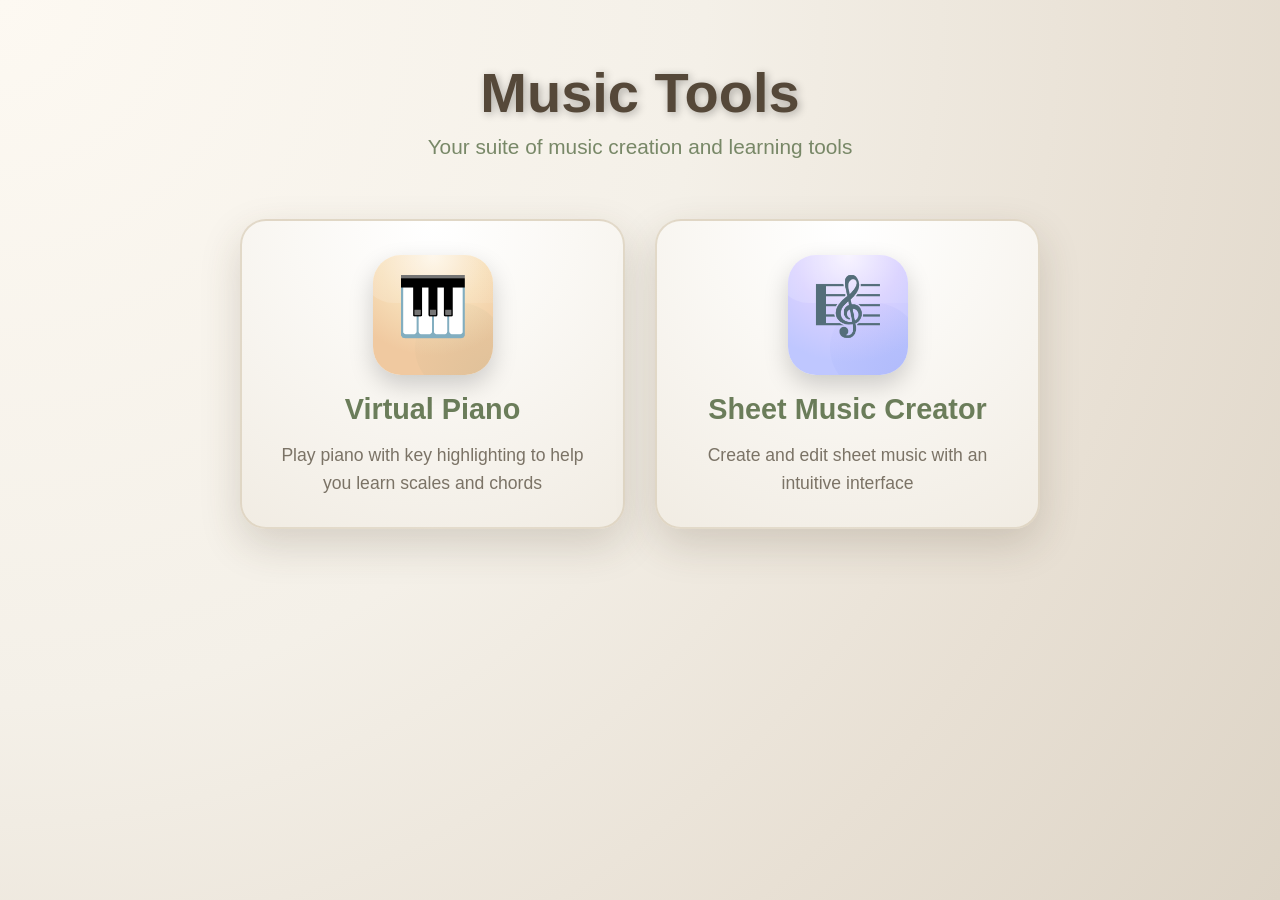
<file: index.html>
<!DOCTYPE html>
<html lang="en">
<head>
    <meta charset="UTF-8">
    <meta name="viewport" content="width=device-width, initial-scale=1.0">
    <title>Music Tools - Home</title>
    <link rel="icon" type="image/svg+xml" href="favicon.svg">
    <link rel="stylesheet" href="home.css">
</head>
<body>
    <div class="container">
        <header>
            <h1>Music Tools</h1>
            <p class="subtitle">Your suite of music creation and learning tools</p>
        </header>
        
        <div class="apps-grid">
            <a href="piano.html" class="app-card piano-app">
                <div class="app-artwork">
                    <div class="app-icon">🎹</div>
                </div>
                <h2>Virtual Piano</h2>
                <p>Play piano with key highlighting to help you learn scales and chords</p>
            </a>
            
            <a href="sheet-music.html" class="app-card sheet-app">
                <div class="app-artwork">
                    <div class="app-icon">🎼</div>
                </div>
                <h2>Sheet Music Creator</h2>
                <p>Create and edit sheet music with an intuitive interface</p>
            </a>
        </div>
    </div>
</body>
</html>
</file>
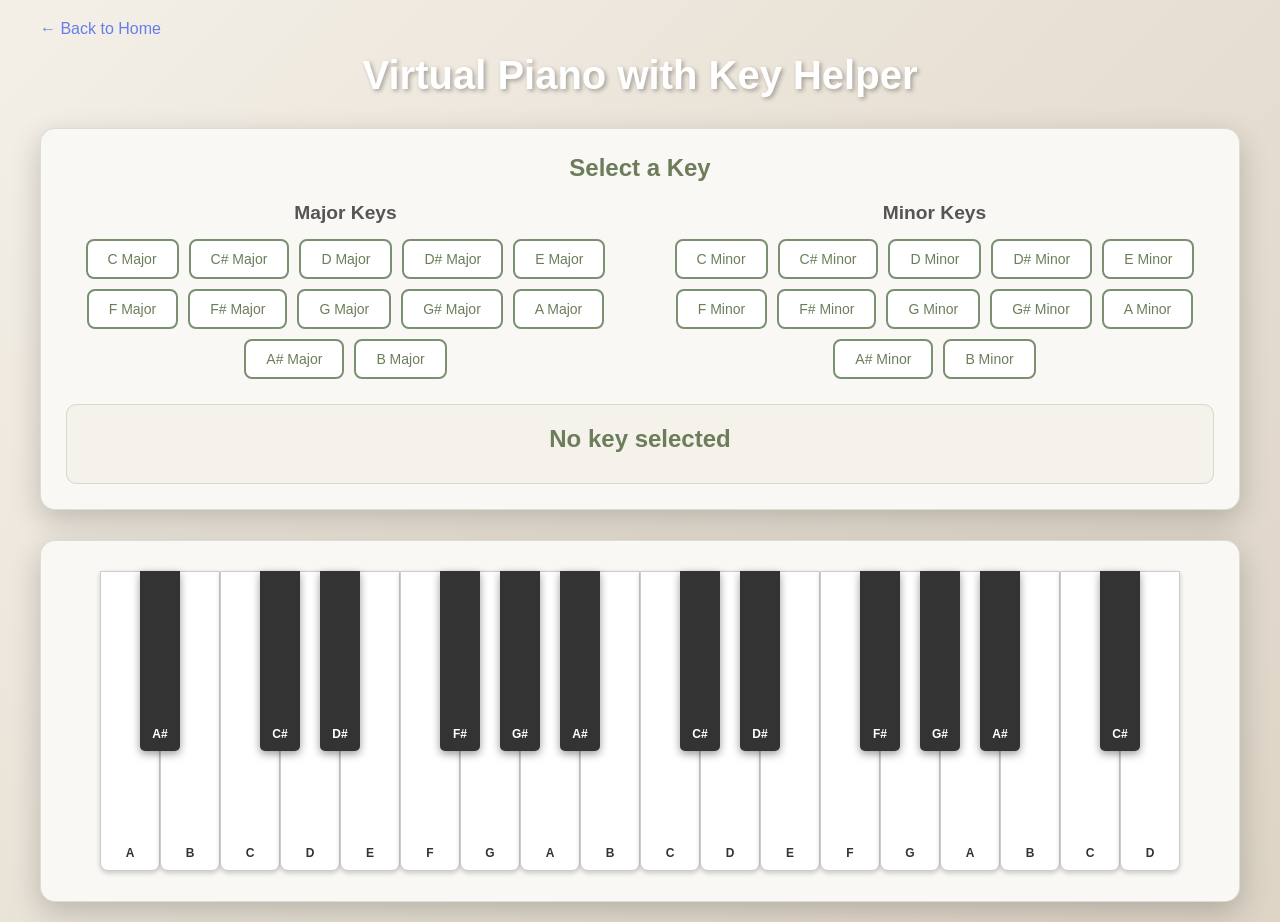
<file: piano.html>
<!DOCTYPE html>
<html lang="en">
<head>
    <meta charset="UTF-8">
    <meta name="viewport" content="width=device-width, initial-scale=1.0">
    <title>Virtual Piano - Key Helper</title>
    <link rel="icon" type="image/svg+xml" href="favicon.svg">
    <link rel="stylesheet" href="piano.css">
</head>
<body>
    <div class="container">
        <header>
            <a href="index.html" class="back-link">← Back to Home</a>
            <h1>Virtual Piano with Key Helper</h1>
        </header>
        
        <div class="key-selector-section">
            <h2>Select a Key</h2>
            <div class="key-buttons">
                <div class="major-keys">
                    <h3>Major Keys</h3>
                    <div class="button-group">
                        <button class="key-btn" data-key="C">C Major</button>
                        <button class="key-btn" data-key="C#">C# Major</button>
                        <button class="key-btn" data-key="D">D Major</button>
                        <button class="key-btn" data-key="D#">D# Major</button>
                        <button class="key-btn" data-key="E">E Major</button>
                        <button class="key-btn" data-key="F">F Major</button>
                        <button class="key-btn" data-key="F#">F# Major</button>
                        <button class="key-btn" data-key="G">G Major</button>
                        <button class="key-btn" data-key="G#">G# Major</button>
                        <button class="key-btn" data-key="A">A Major</button>
                        <button class="key-btn" data-key="A#">A# Major</button>
                        <button class="key-btn" data-key="B">B Major</button>
                    </div>
                </div>
                <div class="minor-keys">
                    <h3>Minor Keys</h3>
                    <div class="button-group">
                        <button class="key-btn" data-key="Cm">C Minor</button>
                        <button class="key-btn" data-key="C#m">C# Minor</button>
                        <button class="key-btn" data-key="Dm">D Minor</button>
                        <button class="key-btn" data-key="D#m">D# Minor</button>
                        <button class="key-btn" data-key="Em">E Minor</button>
                        <button class="key-btn" data-key="Fm">F Minor</button>
                        <button class="key-btn" data-key="F#m">F# Minor</button>
                        <button class="key-btn" data-key="Gm">G Minor</button>
                        <button class="key-btn" data-key="G#m">G# Minor</button>
                        <button class="key-btn" data-key="Am">A Minor</button>
                        <button class="key-btn" data-key="A#m">A# Minor</button>
                        <button class="key-btn" data-key="Bm">B Minor</button>
                    </div>
                </div>
            </div>
            <div class="selected-key-display">
                <p id="selected-key-text">No key selected</p>
                <p id="key-notes-text"></p>
            </div>
        </div>

        <div class="piano-container">
            <div class="piano" id="piano">
                <!-- Piano keys will be generated by JavaScript -->
            </div>
        </div>
    </div>

    <script src="piano.js"></script>
</body>
</html>
</file>
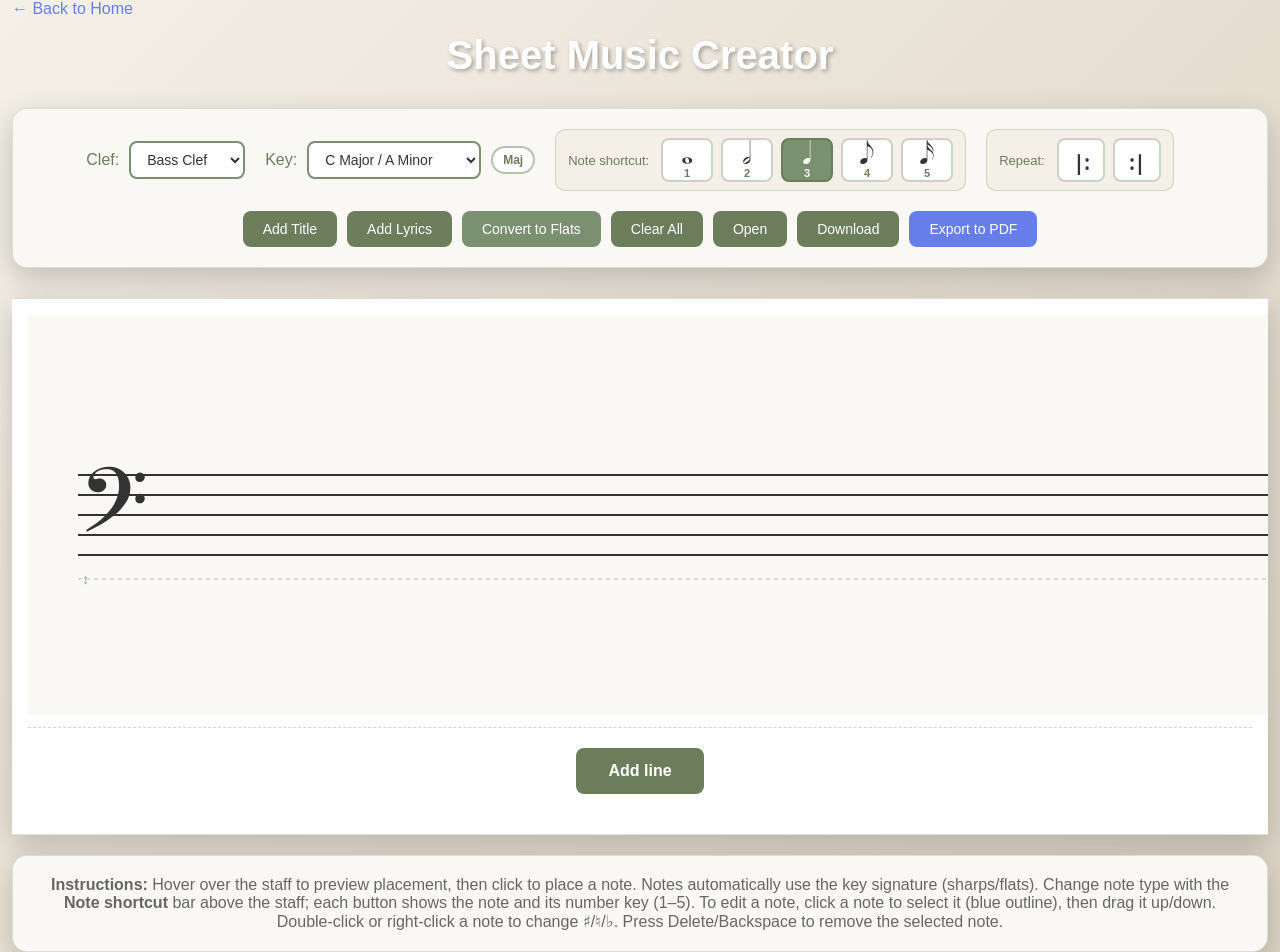
<file: sheet-music.html>
<!DOCTYPE html>
<html lang="en">
<head>
    <meta charset="UTF-8">
    <meta name="viewport" content="width=device-width, initial-scale=1.0">
    <title>Sheet Music Creator</title>
    <link rel="icon" type="image/svg+xml" href="favicon.svg">
    <link rel="stylesheet" href="sheet-music.css">
    <link href="https://fonts.googleapis.com/css2?family=Noto+Music&display=swap" rel="stylesheet">
</head>
<body>
    <div class="container">
        <header>
            <a href="index.html" class="back-link">← Back to Home</a>
            <h1>Sheet Music Creator</h1>
        </header>
        
        <div class="toolbar">
            <div class="toolbar-section">
                <label for="clef-select">Clef:</label>
                <select id="clef-select">
                    <option value="bass" selected>Bass Clef</option>
                    <option value="treble">Treble Clef</option>
                </select>
            </div>
            
            <div class="toolbar-section">
                <label for="key-select">Key:</label>
                <select id="key-select">
                    <option value="C">C Major / A Minor</option>
                    <option value="G">G Major / E Minor</option>
                    <option value="D">D Major / B Minor</option>
                    <option value="A">A Major / F# Minor</option>
                    <option value="E">E Major / C# Minor</option>
                    <option value="B">B Major / G# Minor</option>
                    <option value="F#">F# Major / D# Minor</option>
                    <option value="C#">C# Major / A# Minor</option>
                    <option value="F">F Major / D Minor</option>
                    <option value="Bb">Bb Major / G Minor</option>
                    <option value="Eb">Eb Major / C Minor</option>
                    <option value="Ab">Ab Major / F Minor</option>
                    <option value="Db">Db Major / Bb Minor</option>
                    <option value="Gb">Gb Major / Eb Minor</option>
                    <option value="Cb">Cb Major / Ab Minor</option>
                </select>
                <button id="key-display-mode-btn" class="key-display-mode-btn" type="button" title="Toggle whether the title shows the major key name or the relative minor key name">
                    Maj
                </button>
            </div>

            <div class="toolbar-section">
                <div class="note-type-bar" aria-label="Note shortcut">
                    <span class="note-type-bar-label">Note shortcut:</span>
                    <button type="button" class="note-type-btn" data-duration="whole" title="Whole note"><span class="note-type-symbol" aria-hidden="true">𝅝</span><span class="note-type-key">1</span></button>
                    <button type="button" class="note-type-btn" data-duration="half" title="Half note"><span class="note-type-symbol" aria-hidden="true">𝅗𝅥</span><span class="note-type-key">2</span></button>
                    <button type="button" class="note-type-btn note-type-btn-active" data-duration="quarter" title="Quarter note"><span class="note-type-symbol" aria-hidden="true">𝅘𝅥</span><span class="note-type-key">3</span></button>
                    <button type="button" class="note-type-btn" data-duration="eighth" title="Eighth note"><span class="note-type-symbol" aria-hidden="true">𝅘𝅥𝅮</span><span class="note-type-key">4</span></button>
                    <button type="button" class="note-type-btn" data-duration="sixteenth" title="Sixteenth note"><span class="note-type-symbol" aria-hidden="true">𝅘𝅥𝅯</span><span class="note-type-key">5</span></button>
                </div>
            </div>

            <div class="toolbar-section" aria-label="Repeat signs">
                <div class="repeat-sign-bar">
                    <span class="note-type-bar-label">Repeat:</span>
                    <button type="button" class="repeat-sign-btn" data-repeat-kind="start" title="Place forward repeat (|:) — click on a staff; Esc cancels">|: </button>
                    <button type="button" class="repeat-sign-btn" data-repeat-kind="end" title="Place backward repeat (:|) — click on a staff; Esc cancels"> :|</button>
                </div>
            </div>
            
            <div class="toolbar-section">
                <!-- Edit mode removed: click notes directly to select/drag/edit -->
            </div>
            
            <div class="toolbar-section toolbar-row-start">
                <button id="add-title-btn" class="btn btn-secondary" type="button" title="Add or edit the title of the sheet music">Add Title</button>
                <button id="toggle-lyrics-btn" class="btn btn-secondary" type="button" title="Add or edit lyrics below the staff. Drag the dashed line to move the lyric line up or down.">Add Lyrics</button>
                <button id="convert-flats-btn" class="btn btn-flats-convert" type="button" title="Convert sharp notes to flat equivalents (C#→Db, D#→Eb, G#→Ab, A#→Bb, E#→F, B#→C). F# is left as F#.">Convert to Flats</button>
                <div class="clear-all-wrapper">
                    <button id="clear-btn" class="btn btn-secondary" type="button" title="Clear all notes">Clear All</button>
                    <div id="clear-confirm-tooltip" class="clear-confirm-tooltip hidden" aria-hidden="true">
                        <p class="clear-confirm-text">Are you sure?</p>
                        <div class="clear-confirm-actions">
                            <button id="clear-confirm-yes" class="btn btn-secondary" type="button">Yes</button>
                            <button id="clear-confirm-no" class="btn btn-light" type="button">No</button>
                        </div>
                    </div>
                </div>
                <button id="open-btn" class="btn btn-secondary" type="button" title="Open a previously saved song file">Open</button>
                <input type="file" id="open-file-input" accept=".json,application/json" class="hidden" aria-hidden="true">
                <button id="download-btn" class="btn btn-secondary" type="button" title="Download this song as a file to open later">Download</button>
                <button id="export-pdf-btn" class="btn btn-primary" type="button" title="Export the current sheet music to PDF">Export to PDF</button>
            </div>
        </div>
        
        <div class="sheet-music-container">
            <div class="sheet-music-canvas-wrapper">
                <canvas id="sheet-music-canvas"></canvas>
                <div id="lyrics-overlays-container" class="lyrics-overlays-container hidden" aria-hidden="true">
                    <!-- One lyrics-overlay + textarea per staff, created by JS -->
                </div>
                <div id="lyrics-line-drag-handles-container" class="lyrics-line-drag-handles-container" aria-hidden="true">
                    <!-- One .lyrics-line-drag-handle per staff, created by JS -->
                </div>
            </div>
            <div class="add-line-footer" aria-label="Add another staff">
                <button id="add-line-btn" class="btn btn-secondary" type="button" title="Add another staff line (system) below">Add line</button>
            </div>
        </div>
        
        <div id="saved-song-overlay" class="saved-song-overlay hidden" aria-hidden="true">
            <div class="saved-song-dialog" role="dialog" aria-modal="true" aria-labelledby="saved-song-title">
                <h2 id="saved-song-title">Saved song</h2>
                <p class="saved-song-text">Your work was saved in this browser. Resume to continue, or delete to remove it and start fresh. New changes save automatically.</p>
                <div class="saved-song-actions">
                    <button id="saved-song-resume-btn" class="btn btn-primary" type="button">Resume</button>
                    <button id="saved-song-delete-btn" class="btn btn-danger" type="button">Delete</button>
                </div>
            </div>
        </div>

        <div id="note-edit-overlay" class="note-edit-overlay hidden" aria-hidden="true">
            <div class="note-edit-dialog note-edit-tooltip" role="dialog" aria-modal="false" aria-labelledby="note-edit-title">
                <h2 id="note-edit-title">Edit Note</h2>
                <p class="note-edit-subtitle">Accidental:</p>
                <div class="note-edit-actions">
                    <button id="popup-sharp-btn" class="btn btn-secondary" type="button">♯</button>
                    <button id="popup-natural-btn" class="btn btn-secondary" type="button">♮</button>
                    <button id="popup-flat-btn" class="btn btn-secondary" type="button">♭</button>
                    <button id="popup-delete-btn" class="btn btn-secondary btn-danger" type="button">Delete</button>
                </div>
                <button id="popup-cancel-btn" class="btn btn-light" type="button">Close</button>
            </div>
        </div>

        <div id="title-edit-overlay" class="title-edit-overlay hidden" aria-hidden="true">
            <div class="title-edit-dialog" role="dialog" aria-modal="true" aria-labelledby="title-edit-title">
                <h2 id="title-edit-title">Sheet title</h2>
                <input id="title-edit-input" class="title-edit-input" type="text" autocomplete="off" spellcheck="false" placeholder="Enter a title" />
                <div class="title-edit-actions">
                    <button id="title-edit-save-btn" class="btn btn-primary" type="button">Save</button>
                    <button id="title-edit-cancel-btn" class="btn btn-light" type="button">Cancel</button>
                </div>
            </div>
        </div>

        <div class="instructions">
            <p><strong>Instructions:</strong> Hover over the staff to preview placement, then click to place a note. Notes automatically use the key signature (sharps/flats). Change note type with the <strong>Note shortcut</strong> bar above the staff; each button shows the note and its number key (1–5). To edit a note, click a note to select it (blue outline), then drag it up/down. Double‑click or right‑click a note to change ♯/♮/♭. Press Delete/Backspace to remove the selected note.</p>
        </div>
    </div>
    
    <script src="sheet-music.js"></script>
</body>
</html>
</file>
<file: home.css>
* {
    margin: 0;
    padding: 0;
    box-sizing: border-box;
}

body {
    font-family: 'Segoe UI', Tahoma, Geneva, Verdana, sans-serif;
    /* Match the soft, cozy music-tool color scheme from the app pages */
    background: radial-gradient(circle at top left, #fdf9f2 0%, #f4f0e8 45%, #e8e0d4 75%, #ddd4c6 100%);
    min-height: 100vh;
    padding: 20px;
    color: #3b3b3b;
}

.container {
    max-width: 1200px;
    margin: 0 auto;
    padding: 40px 20px;
}

header {
    text-align: center;
    margin-bottom: 60px;
    color: #554839;
}

header h1 {
    font-size: 3.5em;
    margin-bottom: 10px;
    text-shadow: 2px 2px 8px rgba(0, 0, 0, 0.3);
    font-weight: 700;
}

.subtitle {
    font-size: 1.3em;
    opacity: 0.9;
    color: #6b7d5a;
}

.apps-grid {
    display: grid;
    grid-template-columns: repeat(auto-fit, minmax(300px, 1fr));
    gap: 30px;
    max-width: 800px;
    margin: 0 auto;
}

.app-card {
    /* App icon style card (like a home-screen app) */
    background: radial-gradient(circle at top, #ffffff 0%, #faf8f4 40%, #f1ece3 100%);
    border-radius: 26px;
    padding: 34px 26px 30px;
    text-decoration: none;
    color: inherit;
    box-shadow: 0 16px 40px rgba(71, 53, 32, 0.18);
    transition: all 0.3s ease;
    display: flex;
    flex-direction: column;
    align-items: center;
    text-align: center;
    border: 2px solid rgba(217, 205, 184, 0.7);
    position: relative;
    overflow: hidden;
}

.app-card:hover {
    transform: translateY(-8px) scale(1.01);
    box-shadow: 0 22px 60px rgba(71, 53, 32, 0.25);
    border-color: rgba(122, 144, 112, 0.9);
}

.app-icon {
    font-size: 3.6em;
    margin-bottom: 18px;
    z-index: 1;
}

/* Cute illustrated background behind each app icon */
.app-artwork {
    position: relative;
    width: 120px;
    height: 120px;
    border-radius: 28px;
    margin-bottom: 18px;
    display: flex;
    align-items: center;
    justify-content: center;
    background: radial-gradient(circle at 20% 0%, #ffe8a3 0%, #ffd1c0 30%, #f4c7ff 60%, #c7e6ff 100%);
    box-shadow: 0 10px 25px rgba(0, 0, 0, 0.18);
    overflow: hidden;
}

.app-artwork::before,
.app-artwork::after {
    content: "";
    position: absolute;
    border-radius: 999px;
    opacity: 0.25;
}

.app-artwork::before {
    width: 160%;
    height: 55%;
    background: radial-gradient(circle at 0% 0%, rgba(255, 255, 255, 0.9), rgba(255, 255, 255, 0));
    top: -15%;
    left: -10%;
}

.app-artwork::after {
    width: 75%;
    height: 75%;
    background: radial-gradient(circle at 100% 100%, rgba(107, 125, 90, 0.45), rgba(107, 125, 90, 0));
    bottom: -15%;
    right: -10%;
}

/* Variant art per app for a more “illustrated” feel */
.app-card.piano-app .app-artwork {
    background: radial-gradient(circle at top, #fef6e9 0%, #f7dfb9 40%, #f0c9a0 75%);
}

.app-card.piano-app .app-artwork::after {
    background: radial-gradient(circle at 90% 90%, rgba(122, 144, 112, 0.6), rgba(122, 144, 112, 0));
}

.app-card.sheet-app .app-artwork {
    background: radial-gradient(circle at top, #f7f3ff 0%, #d9d1ff 40%, #bfc7ff 80%);
}

.app-card.sheet-app .app-artwork::after {
    background: radial-gradient(circle at 90% 90%, rgba(102, 126, 234, 0.7), rgba(102, 126, 234, 0));
}

.app-card h2 {
    font-size: 1.8em;
    margin-bottom: 15px;
    color: #6b7d5a;
    font-weight: 600;
}

.app-card p {
    font-size: 1.1em;
    color: #7b7366;
    line-height: 1.6;
}

@media (max-width: 768px) {
    header h1 {
        font-size: 2.5em;
    }
    
    .subtitle {
        font-size: 1.1em;
    }
    
    .apps-grid {
        grid-template-columns: 1fr;
        gap: 20px;
    }
    
    .app-card {
        padding: 30px 20px;
    }
}
</file>
<file: piano.css>
* {
    margin: 0;
    padding: 0;
    box-sizing: border-box;
}

:root {
    --white-key-width: 60px;
    --white-key-height: 300px;
    --black-key-width: 40px;
    --black-key-height: 180px;
}

body {
    font-family: 'Segoe UI', Tahoma, Geneva, Verdana, sans-serif;
    background: linear-gradient(135deg, #f4f0e8 0%, #e8e0d4 50%, #ddd4c6 100%);
    min-height: 100vh;
    padding: 20px;
    color: #333;
}

.container {
    max-width: 1200px;
    margin: 0 auto;
}

header {
    margin-bottom: 30px;
}

.back-link {
    display: inline-block;
    margin-bottom: 15px;
    color: #667eea;
    text-decoration: none;
    font-weight: 500;
    transition: color 0.3s ease;
}

.back-link:hover {
    color: #764ba2;
}

h1 {
    text-align: center;
    color: white;
    margin-bottom: 30px;
    font-size: 2.5em;
    text-shadow: 2px 2px 4px rgba(0, 0, 0, 0.3);
}

.key-selector-section {
    background: #faf8f4;
    border-radius: 15px;
    padding: 25px;
    margin-bottom: 30px;
    box-shadow: 0 10px 30px rgba(0, 0, 0, 0.2);
    border: 1px solid rgba(122, 144, 112, 0.25);
}

.key-selector-section h2 {
    margin-bottom: 20px;
    color: #6b7d5a;
    text-align: center;
}

.key-buttons {
    display: flex;
    gap: 30px;
    flex-wrap: wrap;
    justify-content: center;
}

.major-keys, .minor-keys {
    flex: 1;
    min-width: 300px;
}

.major-keys h3, .minor-keys h3 {
    margin-bottom: 15px;
    color: #555;
    text-align: center;
    font-size: 1.2em;
}

.button-group {
    display: flex;
    flex-wrap: wrap;
    gap: 10px;
    justify-content: center;
}

.key-btn {
    padding: 10px 20px;
    font-size: 14px;
    border: 2px solid #7a9070;
    background: white;
    color: #6b7d5a;
    border-radius: 8px;
    cursor: pointer;
    transition: all 0.3s ease;
    font-weight: 500;
}

.key-btn:hover {
    background: #7a9070;
    color: white;
    transform: translateY(-2px);
    box-shadow: 0 4px 8px rgba(122, 144, 112, 0.3);
}

.key-btn.active {
    background: #7a9070;
    color: white;
    box-shadow: 0 4px 12px rgba(122, 144, 112, 0.5);
}

.selected-key-display {
    margin-top: 25px;
    padding: 20px;
    background: #f5f2ec;
    border-radius: 10px;
    text-align: center;
    border: 1px solid rgba(122, 144, 112, 0.25);
}

#selected-key-text {
    font-size: 1.5em;
    font-weight: bold;
    color: #6b7d5a;
    margin-bottom: 10px;
}

#key-notes-text {
    font-size: 1.1em;
    color: #666;
}

.piano-container {
    background: #faf8f4;
    border-radius: 15px;
    padding: 30px;
    box-shadow: 0 10px 30px rgba(0, 0, 0, 0.2);
    overflow-x: auto;
    border: 1px solid rgba(122, 144, 112, 0.25);
}

.piano {
    display: block;
    position: relative;
    margin: 0 auto;
    width: fit-content;
    min-height: 300px;
}

.piano-key {
    position: relative;
    cursor: pointer;
    user-select: none;
    transition: all 0.1s ease;
}

.white-key {
    width: var(--white-key-width);
    height: var(--white-key-height);
    background: #fff;
    border: 1px solid #ccc;
    border-radius: 0 0 8px 8px;
    box-shadow: 0 2px 5px rgba(0, 0, 0, 0.2);
    z-index: 1;
    display: inline-block;
    vertical-align: top;
}

.white-key:hover {
    background: #f0f0f0;
}

.white-key.active {
    background: #e0e0e0;
    transform: translateY(2px);
    box-shadow: 0 1px 3px rgba(0, 0, 0, 0.2);
}

.white-key.in-key {
    background: #e0ead8;
    border-color: #7a9070;
}

.white-key.in-key.active {
    background: #d0ddc4;
}

.black-key {
    width: var(--black-key-width);
    height: var(--black-key-height);
    background: #333;
    border-radius: 0 0 5px 5px;
    position: absolute;
    top: 0;
    z-index: 2;
    box-shadow: 0 3px 8px rgba(0, 0, 0, 0.4);
}

.black-key:hover {
    background: #222;
}

.black-key.active {
    background: #111;
    transform: translateY(2px);
    box-shadow: 0 2px 5px rgba(0, 0, 0, 0.3);
}

.black-key.in-key {
    background: #6b7d5a;
    box-shadow: 0 3px 8px rgba(107, 125, 90, 0.6);
}

.black-key.in-key.active {
    background: #5d6d4d;
}

.key-label {
    position: absolute;
    bottom: 10px;
    left: 50%;
    transform: translateX(-50%);
    font-size: 12px;
    font-weight: bold;
    color: #666;
}

.white-key .key-label {
    color: #333;
}

.black-key .key-label {
    color: #fff;
}

@media (max-width: 768px) {
    .key-buttons {
        flex-direction: column;
    }

    :root {
        --white-key-width: 40px;
        --white-key-height: 200px;
        --black-key-width: 28px;
        --black-key-height: 120px;
    }
}
</file>
<file: sheet-music.css>
* {
    margin: 0;
    padding: 0;
    box-sizing: border-box;
}

body {
    font-family: 'Segoe UI', Tahoma, Geneva, Verdana, sans-serif;
    background: linear-gradient(135deg, #f4f0e8 0%, #e8e0d4 50%, #ddd4c6 100%);
    min-height: 100vh;
    padding: 0;
    color: #333;
}

.container {
    max-width: none;
    margin: 0;
    padding: 0 12px;
}

header {
    margin-bottom: 30px;
}

.back-link {
    display: inline-block;
    margin-bottom: 15px;
    color: #667eea;
    text-decoration: none;
    font-weight: 500;
    transition: color 0.3s ease;
}

.back-link:hover {
    color: #764ba2;
}

h1 {
    text-align: center;
    color: white;
    margin-bottom: 30px;
    font-size: 2.5em;
    text-shadow: 2px 2px 4px rgba(0, 0, 0, 0.3);
}

/* Toolbar sticks only after you scroll it to the top — header scrolls away to maximize staff space */
.toolbar {
    position: sticky;
    top: 0;
    z-index: 100;
    background: #faf8f4;
    border-radius: 15px;
    padding: 20px;
    margin-bottom: 30px;
    box-shadow: 0 10px 30px rgba(0, 0, 0, 0.2);
    border: 1px solid rgba(122, 144, 112, 0.25);
    display: flex;
    flex-wrap: wrap;
    gap: 20px;
    align-items: center;
    justify-content: center;
}

.toolbar-section {
    display: flex;
    align-items: center;
    gap: 10px;
}

/* Force a new flex row before this section on wider screens */
.toolbar-section.toolbar-row-start {
    flex-basis: 100%;
    justify-content: center;
}

.toolbar-section label {
    font-weight: 500;
    color: #6b7d5a;
}

.toolbar-section select {
    padding: 8px 12px;
    border: 2px solid #7a9070;
    border-radius: 8px;
    background: white;
    color: #333;
    font-size: 14px;
    cursor: pointer;
    transition: all 0.3s ease;
}

.toolbar-section select:hover {
    border-color: #6b7d5a;
}

.toolbar-section select:focus {
    outline: none;
    border-color: #667eea;
    box-shadow: 0 0 0 3px rgba(102, 126, 234, 0.1);
}

.key-display-mode-btn {
    padding: 6px 10px;
    border: 2px solid rgba(122, 144, 112, 0.55);
    border-radius: 999px;
    background: #fff;
    color: #6b7d5a;
    font-size: 12px;
    font-weight: 700;
    cursor: pointer;
    line-height: 1;
    transition: all 0.2s ease;
}

.key-display-mode-btn:hover {
    border-color: #6b7d5a;
    background: #faf8f4;
    transform: translateY(-1px);
}

.key-display-mode-btn:focus {
    outline: none;
    border-color: #667eea;
    box-shadow: 0 0 0 3px rgba(102, 126, 234, 0.1);
}

.key-display-mode-btn.key-display-mode-btn-minor {
    border-color: rgba(102, 126, 234, 0.55);
    color: #4338ca;
}

.btn {
    padding: 10px 20px;
    border: none;
    border-radius: 8px;
    font-size: 14px;
    font-weight: 500;
    cursor: pointer;
    transition: all 0.3s ease;
}

.btn-secondary {
    background: #6b7d5a;
    color: white;
}

.btn-secondary:hover {
    background: #5d6d4d;
    transform: translateY(-2px);
    box-shadow: 0 4px 8px rgba(107, 125, 90, 0.3);
}

.btn-primary {
    background: #667eea;
    color: white;
}

.btn-primary:hover {
    background: #5a6ee0;
    transform: translateY(-2px);
    box-shadow: 0 4px 10px rgba(102, 126, 234, 0.35);
}

.sheet-music-container {
    background: white;
    border-radius: 0;
    padding: 16px;
    box-shadow: 0 10px 30px rgba(0, 0, 0, 0.2);
    border: none;
    border-top: 1px solid rgba(122, 144, 112, 0.25);
    border-bottom: 1px solid rgba(122, 144, 112, 0.25);
    overflow-x: auto;
    margin-bottom: 20px;
}

/* Add line button at bottom of staff area — signals "ran out of space, add another staff" */
.add-line-footer {
    display: flex;
    justify-content: center;
    align-items: center;
    padding: 20px 0 24px;
    margin-top: 8px;
    border-top: 1px dashed rgba(122, 144, 112, 0.35);
    position: relative;
    z-index: 1;
}

.add-line-footer .btn {
    padding: 14px 32px;
    font-size: 16px;
    font-weight: 600;
}

/* Note type bar — right above the staff; shows each note with its number key (1–5) */
.note-type-bar {
    display: flex;
    align-items: center;
    gap: 8px;
    margin-bottom: 12px;
    padding: 8px 12px;
    background: #f4f0e8;
    border-radius: 10px;
    border: 1px solid rgba(122, 144, 112, 0.3);
    width: fit-content;
}

/* When the note bar lives in the toolbar, remove the "above staff" spacing */
.toolbar .note-type-bar {
    margin-bottom: 0;
}

.repeat-sign-bar {
    display: flex;
    align-items: center;
    gap: 8px;
    padding: 8px 12px;
    background: #f4f0e8;
    border-radius: 10px;
    border: 1px solid rgba(122, 144, 112, 0.3);
    width: fit-content;
}

.repeat-sign-btn {
    min-width: 48px;
    height: 44px;
    padding: 4px 10px;
    border: 2px solid rgba(122, 144, 112, 0.4);
    border-radius: 8px;
    background: white;
    cursor: pointer;
    font-family: "Noto Music", "Segoe UI Symbol", Georgia, serif;
    font-size: 20px;
    font-weight: 600;
    color: #333;
    line-height: 1;
    transition: all 0.2s ease;
}

.repeat-sign-btn:hover {
    border-color: #7a9070;
    background: #faf8f4;
    transform: translateY(-1px);
}

.repeat-sign-btn.repeat-sign-btn-active {
    background: #7a9070;
    border-color: #6b7d5a;
    color: white;
}

.repeat-sign-btn.repeat-sign-btn-active:hover {
    background: #6b7d5a;
}

.note-type-bar-label {
    font-size: 13px;
    font-weight: 500;
    color: #6b7d5a;
    margin-right: 4px;
}

.note-type-btn {
    width: 52px;
    height: 44px;
    display: flex;
    flex-direction: column;
    align-items: center;
    justify-content: center;
    gap: 2px;
    border: 2px solid rgba(122, 144, 112, 0.4);
    border-radius: 8px;
    background: white;
    cursor: pointer;
    transition: all 0.2s ease;
    color: #333;
    padding: 4px 6px;
}

.note-type-symbol {
    font-family: "Noto Music", "Segoe UI Symbol", sans-serif;
    font-size: 24px;
    line-height: 1;
}

.note-type-key {
    font-size: 11px;
    font-weight: 600;
    color: #6b7d5a;
}

.note-type-btn:hover {
    border-color: #7a9070;
    background: #faf8f4;
    transform: translateY(-1px);
}

.note-type-btn:hover .note-type-key {
    color: #5d6d4d;
}

.note-type-btn.note-type-btn-active {
    background: #7a9070;
    border-color: #6b7d5a;
    color: white;
}

.note-type-btn.note-type-btn-active .note-type-symbol,
.note-type-btn.note-type-btn-active .note-type-key {
    color: white;
}

.note-type-btn.note-type-btn-active:hover {
    background: #6b7d5a;
}

#sheet-music-canvas {
    display: block;
    margin: 0 auto;
    cursor: crosshair;
    background: #faf8f4;
}

.btn-light {
    background: #e4e0d6;
    color: #333;
}

.btn-light:hover {
    background: #d7d1c4;
    transform: translateY(-2px);
    box-shadow: 0 4px 8px rgba(130, 120, 100, 0.3);
}

.btn-danger {
    background: #c75050;
    color: #fff;
}

.btn-danger:hover {
    background: #b24545;
    color: #fff;
}

.btn-edit-active {
    background: #c75050;
    box-shadow: 0 0 0 2px rgba(255, 255, 255, 0.7), 0 0 0 4px rgba(199, 80, 80, 0.7);
    transform: translateY(-1px);
}

/* Convert to Flats: green (default state of the single button) */
.btn-flats-convert {
    background: #7a9070;
    color: white;
}

.btn-flats-convert:hover {
    background: #5d6d4d;
    transform: translateY(-2px);
    box-shadow: 0 4px 8px rgba(107, 125, 90, 0.3);
}

/* Revert to Sharps: blue (after conversion, same button) */
.btn-revert {
    background: #87ceeb;
    color: #333;
}

.btn-revert:hover {
    background: #6bb6d6;
    transform: translateY(-2px);
    box-shadow: 0 4px 8px rgba(135, 206, 235, 0.3);
}

.saved-song-overlay {
    position: fixed;
    inset: 0;
    background: rgba(0, 0, 0, 0.4);
    display: flex;
    align-items: center;
    justify-content: center;
    z-index: 1000;
}

.saved-song-overlay.hidden {
    display: none;
}

.saved-song-dialog {
    background: #faf8f4;
    border-radius: 16px;
    padding: 24px 28px;
    box-shadow: 0 18px 45px rgba(0, 0, 0, 0.35);
    border: 1px solid rgba(122, 144, 112, 0.4);
    max-width: 360px;
    width: 100%;
    text-align: center;
}

.saved-song-dialog h2 {
    margin-bottom: 10px;
    font-size: 20px;
    color: #333;
}

.saved-song-text {
    margin-bottom: 20px;
    font-size: 14px;
    color: #666;
    line-height: 1.45;
}

.saved-song-actions {
    display: flex;
    flex-wrap: wrap;
    gap: 12px;
    justify-content: center;
}

.note-edit-overlay {
    position: fixed;
    inset: 0;
    background: transparent;
    display: block;
    z-index: 1000;
}

.note-edit-dialog {
    background: #faf8f4;
    border-radius: 16px;
    padding: 24px 28px;
    box-shadow: 0 18px 45px rgba(0, 0, 0, 0.35);
    border: 1px solid rgba(122, 144, 112, 0.4);
    max-width: 360px;
    width: 100%;
    text-align: center;
    position: absolute;
}

.note-edit-dialog h2 {
    margin-bottom: 8px;
    font-size: 20px;
    color: #333;
}

.note-edit-subtitle {
    margin-bottom: 18px;
    font-size: 14px;
    color: #666;
}

.note-edit-actions {
    display: flex;
    flex-wrap: wrap;
    gap: 10px;
    justify-content: center;
    margin-bottom: 16px;
}

.note-edit-tooltip {
    width: auto;
    max-width: 280px;
    padding: 14px 14px;
    border-radius: 12px;
}

.note-edit-tooltip .note-edit-actions .btn {
    padding: 8px 12px;
    min-width: 44px;
}

.title-edit-overlay {
    position: fixed;
    inset: 0;
    background: rgba(0, 0, 0, 0.4);
    display: flex;
    align-items: center;
    justify-content: center;
    z-index: 1000;
}

.title-edit-overlay.hidden {
    display: none;
}

.title-edit-dialog {
    background: #faf8f4;
    border-radius: 16px;
    padding: 24px 28px;
    box-shadow: 0 18px 45px rgba(0, 0, 0, 0.35);
    border: 1px solid rgba(122, 144, 112, 0.4);
    max-width: 420px;
    width: min(420px, calc(100vw - 32px));
    text-align: center;
}

.title-edit-dialog h2 {
    margin-bottom: 14px;
    font-size: 20px;
    color: #333;
}

.title-edit-input {
    width: 100%;
    padding: 10px 12px;
    border: 2px solid rgba(122, 144, 112, 0.55);
    border-radius: 10px;
    background: #fff;
    color: #333;
    font-size: 15px;
}

.title-edit-input:focus {
    outline: none;
    border-color: #667eea;
    box-shadow: 0 0 0 3px rgba(102, 126, 234, 0.12);
}

.title-edit-actions {
    display: flex;
    gap: 12px;
    justify-content: center;
    margin-top: 16px;
    flex-wrap: wrap;
}

.hidden {
    display: none;
}

.save-open-message {
    flex-basis: 100%;
    text-align: center;
    padding: 8px 12px;
    border-radius: 8px;
    font-size: 14px;
    background: rgba(102, 126, 234, 0.15);
    color: #4338ca;
    transition: opacity 0.3s ease;
}
.save-open-message.save-open-message-error {
    background: rgba(220, 38, 38, 0.12);
    color: #b91c1c;
}
.save-open-message.save-open-message-hide {
    opacity: 0;
    pointer-events: none;
}

/* Canvas wrapper so lyrics overlay can sit on top of the lyrics zone */
.sheet-music-canvas-wrapper {
    position: relative;
    display: inline-block;
}

/* Container for one lyrics box per staff (no size; children are absolutely positioned) */
.lyrics-overlays-container {
    position: absolute;
    left: 0;
    top: 0;
    width: 100%;
    height: 100%;
    pointer-events: none;
}

.lyrics-overlays-container.hidden {
    display: none;
}

/* One lyrics box per staff, positioned under that staff only */
.lyrics-overlay {
    position: absolute;
    box-sizing: border-box;
    padding: 0;
    display: flex;
    flex-direction: column;
    pointer-events: none;
}

.lyrics-overlay .lyrics-inline-input {
    pointer-events: auto;
}

/* Drag handle over the dashed lyrics line (staff 0) – always on top so it receives events */
.lyrics-line-drag-handles-container {
    position: absolute;
    left: 0;
    top: 0;
    width: 100%;
    height: 100%;
    pointer-events: none;
}

.lyrics-line-drag-handles-container[aria-hidden="true"] {
    display: none;
}

.lyrics-line-drag-handle {
    position: absolute;
    left: 50px;
    top: 0;
    width: calc(100% - 100px);
    box-sizing: border-box;
    cursor: grab;
    pointer-events: auto;
    display: flex;
    align-items: center;
    justify-content: flex-start;
    padding-left: 4px;
    z-index: 2;
}

.lyrics-line-drag-handle:active,
.lyrics-line-drag-handle.dragging {
    cursor: grabbing;
}

.lyrics-line-drag-handle.hidden {
    display: none;
}

.lyrics-drag-icon {
    font-size: 14px;
    color: #7a9070;
    opacity: 0.85;
    user-select: none;
    pointer-events: none;
}

.lyrics-line-drag-handle:hover .lyrics-drag-icon {
    opacity: 1;
}

.lyrics-inline-input {
    flex: 0 0 auto;
    height: calc(1.4em + 10px);
    width: 100%;
    cursor: text;
    pointer-events: auto; /* textarea still receives focus and typing */
    padding: 4px 8px;
    border: 1px solid rgba(122, 144, 112, 0.5);
    border-radius: 4px;
    font-size: 16px;
    font-family: "Segoe UI", system-ui, sans-serif;
    line-height: 1.4;
    color: #333;
    background: #faf8f4;
    resize: none;
    box-sizing: border-box;
    overflow-y: hidden;
    overflow-x: auto;
}

.lyrics-inline-input:focus {
    outline: none;
    border-color: #7a9070;
    box-shadow: 0 0 0 1px rgba(122, 144, 112, 0.3);
}

.lyrics-inline-input::placeholder {
    color: #999;
}

/* Clear All confirmation tooltip popup */
.clear-all-wrapper {
    position: relative;
    display: inline-block;
}

.clear-confirm-tooltip {
    position: absolute;
    top: 100%;
    left: 50%;
    transform: translateX(-50%);
    margin-top: 6px;
    background: #faf8f4;
    border-radius: 8px;
    padding: 8px 10px;
    box-shadow: 0 6px 20px rgba(0, 0, 0, 0.25);
    border: 1px solid rgba(122, 144, 112, 0.5);
    z-index: 950;
    min-width: 140px;
}

.clear-confirm-tooltip::before {
    content: '';
    position: absolute;
    bottom: 100%;
    left: 50%;
    transform: translateX(-50%);
    border: 6px solid transparent;
    border-bottom-color: rgba(122, 144, 112, 0.5);
}

.clear-confirm-text {
    font-size: 16px;
    font-weight: 700;
    color: #111;
    margin: 0 0 8px 0;
    white-space: nowrap;
}

.clear-confirm-actions {
    display: flex;
    justify-content: center;
    gap: 6px;
}

.clear-confirm-actions #clear-confirm-yes {
    background: #c75050;
    color: #fff;
    border-radius: 6px;
    padding: 6px 12px;
}

.clear-confirm-actions #clear-confirm-yes:hover {
    background: #b24545;
}

.clear-confirm-actions #clear-confirm-no {
    background: #6b7d5a;
    color: #fff;
    border-radius: 6px;
    padding: 6px 12px;
}

.clear-confirm-actions #clear-confirm-no:hover {
    background: #5d6d4d;
}

.clear-confirm-tooltip.hidden {
    display: none;
}

.instructions {
    background: #faf8f4;
    border-radius: 15px;
    padding: 20px;
    box-shadow: 0 10px 30px rgba(0, 0, 0, 0.2);
    border: 1px solid rgba(122, 144, 112, 0.25);
    text-align: center;
    color: #666;
}

@media (max-width: 768px) {
    .toolbar {
        flex-direction: column;
        align-items: stretch;
    }
    
    .toolbar-section {
        justify-content: space-between;
    }
}
</file>
